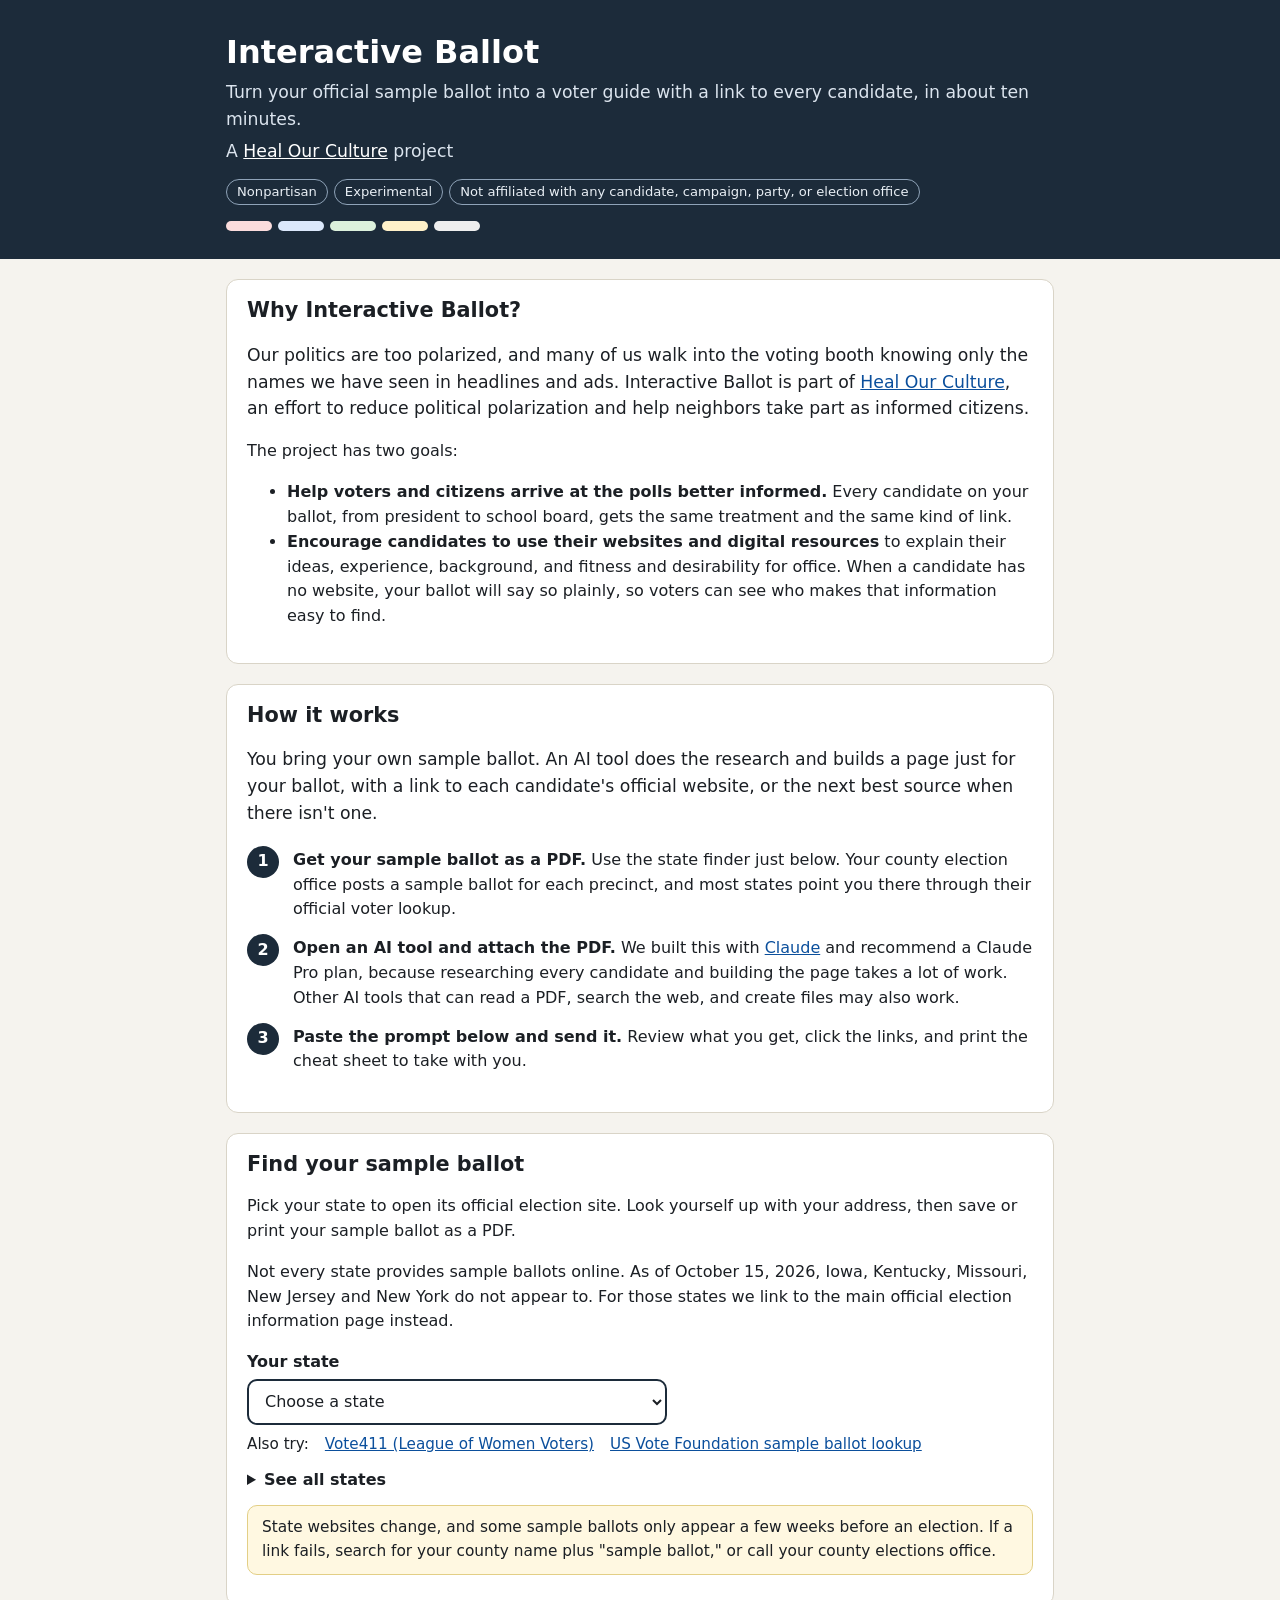
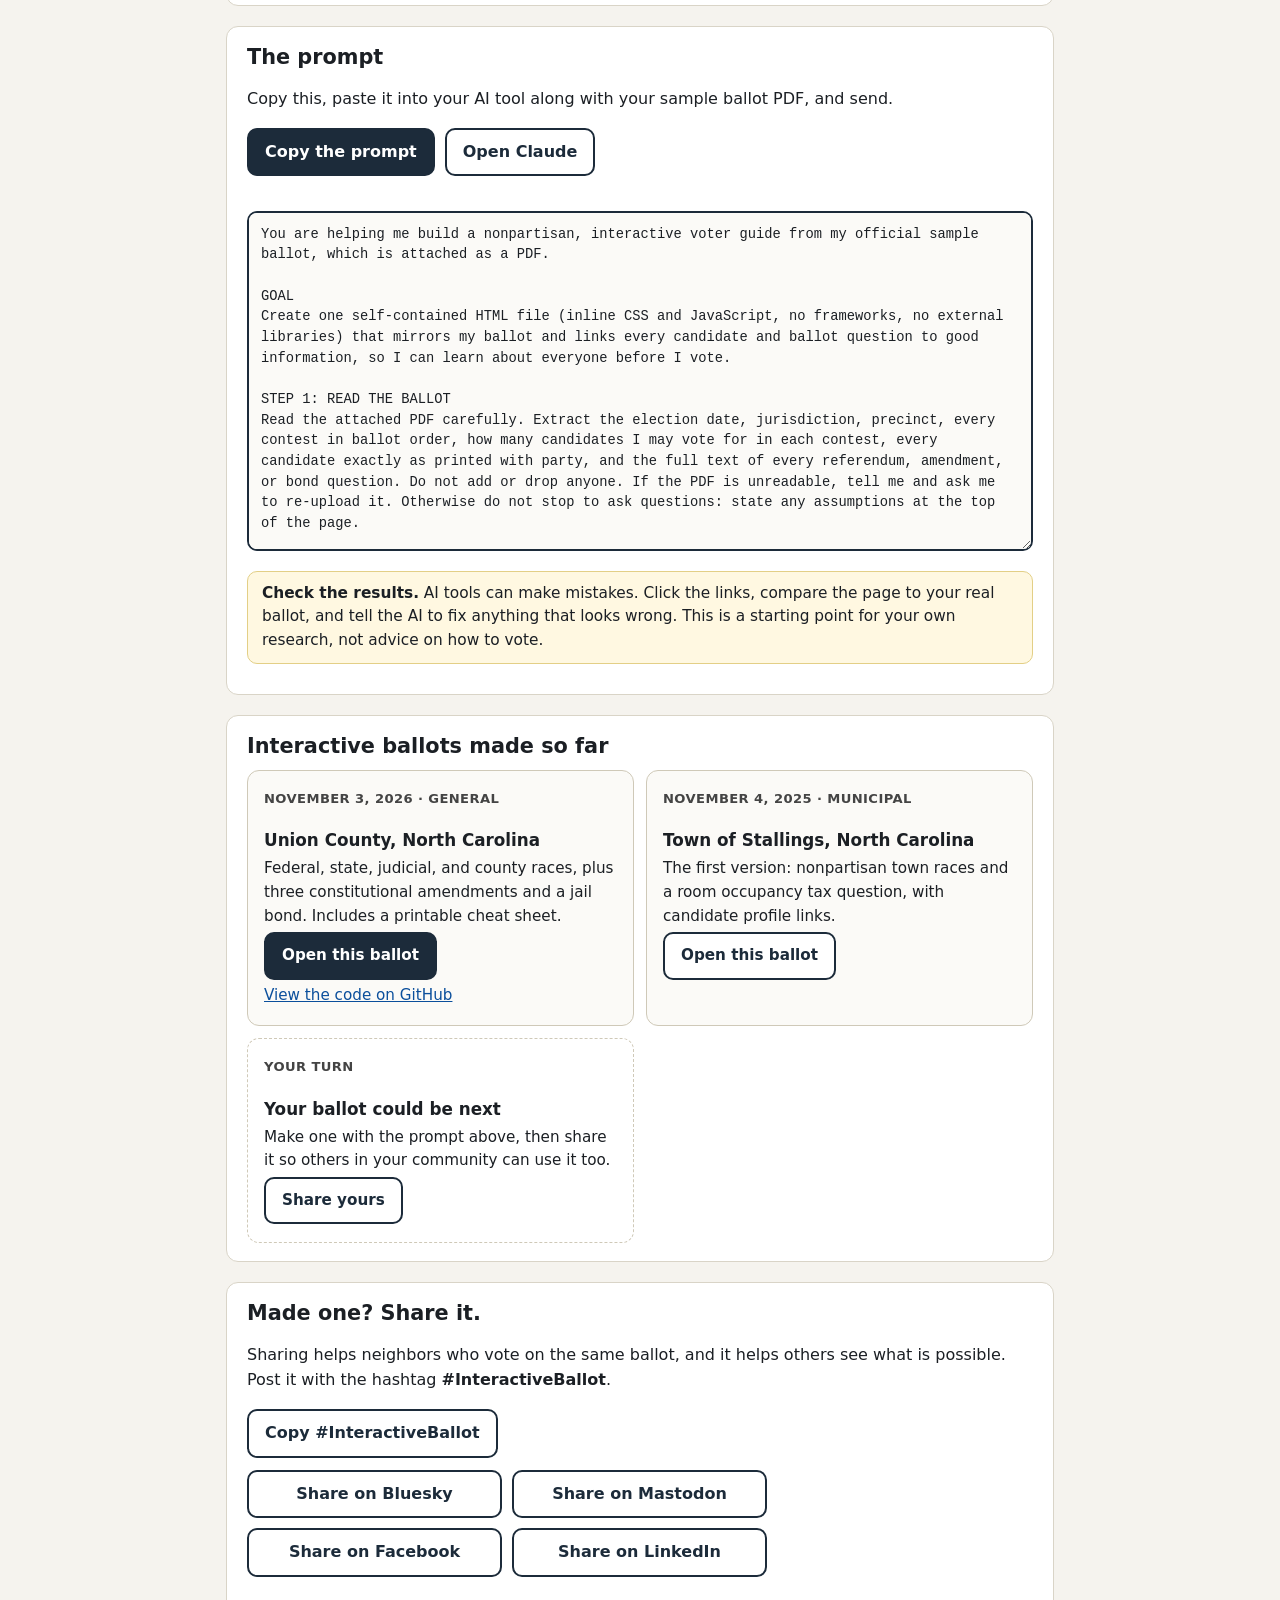
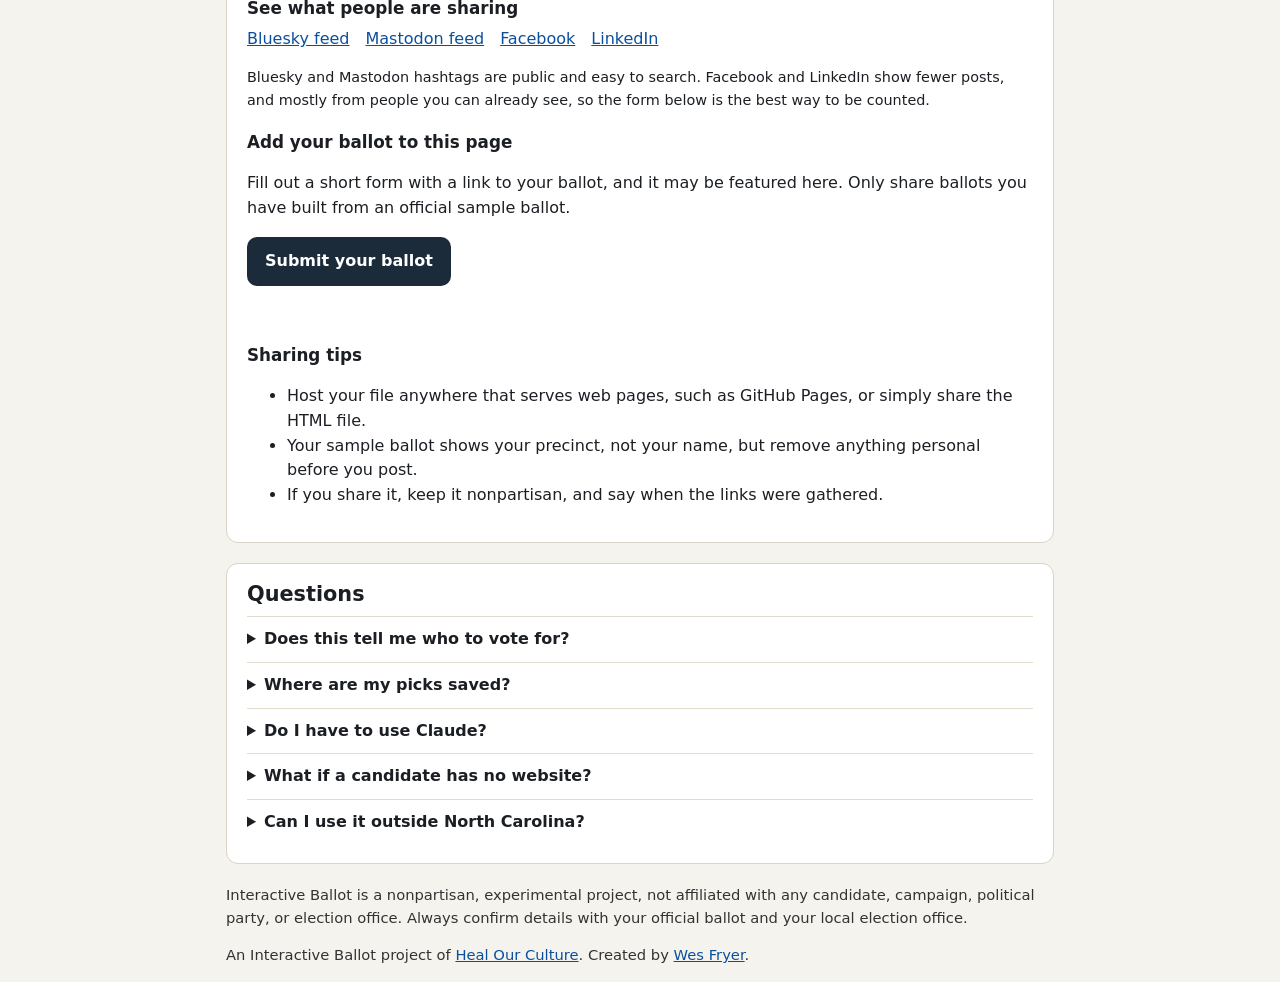
<file: index.html>
<!doctype html>
<html lang="en">
<head>
<meta charset="utf-8">
<meta name="viewport" content="width=device-width, initial-scale=1">
<title>Interactive Ballot: Make Your Own Voter Guide</title>
<meta name="description" content="A Heal Our Culture project. Turn your official sample ballot PDF into an interactive, nonpartisan voter guide with links to every candidate. Copy the prompt, upload your ballot to your AI tool, and share what you make.">
<meta property="og:type" content="website">
<meta property="og:title" content="Interactive Ballot: Make Your Own Voter Guide">
<meta property="og:description" content="Turn your official sample ballot into an interactive, nonpartisan voter guide with a link to every candidate. A Heal Our Culture project.">
<meta property="og:url" content="https://interactiveballot.com/">
<meta name="twitter:card" content="summary">
<style>
*{box-sizing:border-box}
html{-webkit-text-size-adjust:100%}
body{margin:0;font-family:system-ui,-apple-system,"Segoe UI",Roboto,Helvetica,Arial,sans-serif;line-height:1.55;color:#1b1f24;background:#f5f3ee}
a{color:#0b4f9c}
a:hover{color:#06336a}
a:focus-visible,button:focus-visible,textarea:focus-visible{outline:3px solid #1a1a1a;outline-offset:2px}
.skip{position:absolute;left:-999px;top:0;background:#fff;padding:8px 12px;z-index:100}
.skip:focus{left:8px;top:8px}
.wrap{max-width:860px;margin:0 auto;padding:0 16px}
header.site{background:#1c2b3a;color:#fff;padding:34px 0 28px}
header.site h1{margin:0 0 8px;font-size:2rem;line-height:1.15}
header.site p{margin:6px 0;color:#dbe4ee;font-size:1.08rem}
header.site a{color:#fff}
.pill{display:inline-block;border:1px solid #8fa3b8;border-radius:999px;padding:2px 10px;font-size:.82rem;margin:8px 6px 0 0;color:#e9eff5}
.swatches{display:flex;gap:6px;margin-top:16px}
.swatches span{width:46px;height:10px;border-radius:5px}
.sR{background:#fbdcdc}.sD{background:#dbe8fb}.sG{background:#dcf1dc}.sL{background:#fff1c9}.sN{background:#eeeeee}
section.panel{background:#fff;border:1px solid #d9d4c7;border-radius:12px;padding:18px 20px;margin:20px 0}
section.panel h2{margin:0 0 8px;font-size:1.3rem;line-height:1.25}
section.panel h3{margin:18px 0 4px;font-size:1.05rem}
.lead{font-size:1.08rem}
ol.steps{list-style:none;counter-reset:s;padding:0;margin:10px 0}
ol.steps li{counter-increment:s;position:relative;padding:4px 0 10px 46px;margin:0}
ol.steps li::before{content:counter(s);position:absolute;left:0;top:2px;width:32px;height:32px;border-radius:50%;background:#1c2b3a;color:#fff;font-weight:700;display:flex;align-items:center;justify-content:center}
.btn{display:inline-flex;align-items:center;justify-content:center;gap:8px;font:inherit;font-weight:700;background:#1c2b3a;color:#fff;border:2px solid #1c2b3a;border-radius:10px;padding:10px 16px;min-height:46px;cursor:pointer;text-decoration:none}
.btn:hover{background:#2a4057;color:#fff}
.btn.alt{background:#fff;color:#1c2b3a}
.btn.alt:hover{background:#eef2f6;color:#1c2b3a}
.row{display:flex;flex-wrap:wrap;gap:10px;margin:12px 0}
textarea#prompt{width:100%;height:340px;font:.86rem/1.5 ui-monospace,SFMono-Regular,Menlo,Consolas,monospace;border:2px solid #1c2b3a;border-radius:10px;padding:12px;background:#fbfaf7;color:#1b1f24;resize:vertical}
.status{min-height:1.4em;font-weight:700;color:#0d5c2a;margin:4px 0 0}
.cards{display:grid;gap:12px;grid-template-columns:1fr;margin-top:10px}
@media(min-width:700px){.cards{grid-template-columns:1fr 1fr}}
.card{border:1px solid #cfc9b8;border-radius:12px;padding:14px 16px;background:#fbfaf7}
.card h3{margin:0 0 2px;font-size:1.05rem}
.card p{margin:4px 0;font-size:.95rem}
.card .tagline{font-size:.82rem;color:#444;font-weight:700;text-transform:uppercase;letter-spacing:.03em}
.card.soon{border-style:dashed;background:#fff}
.note{background:#fff8e1;border:1px solid #e3cf86;border-radius:10px;padding:10px 14px;margin:12px 0;font-size:.96rem}
.faq details{border-top:1px solid #e1dccd;padding:10px 0}
.faq summary{cursor:pointer;font-weight:700}
.faq p{margin:8px 0 2px}
footer{margin:30px 0 40px;font-size:.92rem;color:#333}
.finder label{display:block;font-weight:700;margin:8px 0 4px}
.finder select{width:100%;max-width:420px;font:inherit;padding:10px 12px;min-height:46px;border:2px solid #1c2b3a;border-radius:10px;background:#fff;color:#1b1f24}
.result{margin-top:14px;border:1px solid #cfc9b8;border-radius:12px;padding:14px 16px;background:#fbfaf7}
.result[hidden]{display:none}
.result h3{margin:0 0 4px}
.kind{font-size:.9rem;margin:4px 0 10px}
.also{display:flex;flex-wrap:wrap;gap:8px 16px;margin:8px 0 0;font-size:.95rem}
.statelist{columns:2 220px;column-gap:20px;padding-left:18px;margin:8px 0}
.statelist li{margin:2px 0}
.share-grid{display:grid;grid-template-columns:1fr 1fr;gap:10px;max-width:520px}
@media(max-width:420px){.share-grid{grid-template-columns:1fr}}
.feeds{display:flex;flex-wrap:wrap;gap:6px 16px;margin:6px 0}
#formWrap[hidden]{display:none}
</style>
</head>
<body>
<a class="skip" href="#main">Skip to content</a>
<header class="site"><div class="wrap">
<h1>Interactive Ballot</h1>
<p>Turn your official sample ballot into a voter guide with a link to every candidate, in about ten minutes.</p>
<p>A <a href="https://healourculture.org">Heal Our Culture</a> project</p>
<p><span class="pill">Nonpartisan</span><span class="pill">Experimental</span><span class="pill">Not affiliated with any candidate, campaign, party, or election office</span></p>
<div class="swatches" aria-hidden="true"><span class="sR"></span><span class="sD"></span><span class="sG"></span><span class="sL"></span><span class="sN"></span></div>
</div></header>

<main id="main" class="wrap">

<section class="panel" aria-labelledby="why">
<h2 id="why">Why Interactive Ballot?</h2>
<p class="lead">Our politics are too polarized, and many of us walk into the voting booth knowing only the names we have seen in headlines and ads. Interactive Ballot is part of <a href="https://healourculture.org">Heal Our Culture</a>, an effort to reduce political polarization and help neighbors take part as informed citizens.</p>
<p>The project has two goals:</p>
<ul>
<li><strong>Help voters and citizens arrive at the polls better informed.</strong> Every candidate on your ballot, from president to school board, gets the same treatment and the same kind of link.</li>
<li><strong>Encourage candidates to use their websites and digital resources</strong> to explain their ideas, experience, background, and fitness and desirability for office. When a candidate has no website, your ballot will say so plainly, so voters can see who makes that information easy to find.</li>
</ul>
</section>

<section class="panel" aria-labelledby="how">
<h2 id="how">How it works</h2>
<p class="lead">You bring your own sample ballot. An AI tool does the research and builds a page just for your ballot, with a link to each candidate's official website, or the next best source when there isn't one.</p>
<ol class="steps">
<li><strong>Get your sample ballot as a PDF.</strong> Use the state finder just below. Your county election office posts a sample ballot for each precinct, and most states point you there through their official voter lookup.</li>
<li><strong>Open an AI tool and attach the PDF.</strong> We built this with <a href="https://claude.ai" target="_blank" rel="noopener">Claude</a> and recommend a Claude Pro plan, because researching every candidate and building the page takes a lot of work. Other AI tools that can read a PDF, search the web, and create files may also work.</li>
<li><strong>Paste the prompt below and send it.</strong> Review what you get, click the links, and print the cheat sheet to take with you.</li>
</ol>
</section>

<section class="panel finder" aria-labelledby="fnd">
<h2 id="fnd">Find your sample ballot</h2>
<p>Pick your state to open its official election site. Look yourself up with your address, then save or print your sample ballot as a PDF.</p>
<p>Not every state provides sample ballots online. As of October 15, 2026, Iowa, Kentucky, Missouri, New Jersey and New York do not appear to. For those states we link to the main official election information page instead.</p>
<label for="stateSel">Your state</label>
<select id="stateSel"><option value="">Choose a state</option></select>
<div class="result" id="stateOut" role="status" aria-live="polite" hidden></div>
<noscript><p>JavaScript is off, so use the full list below, or try <a href="https://www.vote411.org/">Vote411</a>.</p></noscript>
<p class="also"><span>Also try:</span> <a href="https://www.vote411.org/" target="_blank" rel="noopener">Vote411 (League of Women Voters)</a> <a href="https://usvotefoundation.org/sample-ballot-lookup" target="_blank" rel="noopener">US Vote Foundation sample ballot lookup</a></p>
<details style="margin-top:12px"><summary><strong>See all states</strong></summary><ul class="statelist" id="stateList"></ul></details>
<div class="note">State websites change, and some sample ballots only appear a few weeks before an election. If a link fails, search for your county name plus "sample ballot," or call your county elections office.</div>
</section>

<section class="panel" aria-labelledby="pr">
<h2 id="pr">The prompt</h2>
<p>Copy this, paste it into your AI tool along with your sample ballot PDF, and send.</p>
<div class="row">
<button class="btn" id="copyBtn" type="button">Copy the prompt</button>
<a class="btn alt" href="https://claude.ai/new" target="_blank" rel="noopener">Open Claude</a>
</div>
<p class="status" id="copyStatus" role="status" aria-live="polite"></p>
<label for="prompt" class="sr-only" style="position:absolute;left:-999px">Interactive Ballot prompt</label>
<textarea id="prompt" readonly>You are helping me build a nonpartisan, interactive voter guide from my official sample ballot, which is attached as a PDF.

GOAL
Create one self-contained HTML file (inline CSS and JavaScript, no frameworks, no external libraries) that mirrors my ballot and links every candidate and ballot question to good information, so I can learn about everyone before I vote.

STEP 1: READ THE BALLOT
Read the attached PDF carefully. Extract the election date, jurisdiction, precinct, every contest in ballot order, how many candidates I may vote for in each contest, every candidate exactly as printed with party, and the full text of every referendum, amendment, or bond question. Do not add or drop anyone. If the PDF is unreadable, tell me and ask me to re-upload it. Otherwise do not stop to ask questions: state any assumptions at the top of the page.

STEP 2: RESEARCH EVERY CANDIDATE
Use web search. For each candidate, find links in this order of preference:
1. Their official campaign website.
2. Their Ballotpedia page.
3. Another reputable third-party profile, such as Elevra, Branch Politics, BallotReady, Vote411 (League of Women Voters), or a local nonpartisan voter guide or news outlet.
For each race, also look for a nonpartisan race guide from a local newsroom or the League of Women Voters and link it at the top of the race.
Rules for links:
- Never guess or invent a URL. Only use links you actually found in search results or opened and read.
- Confirm that each page is for the same person, the same office, and this election year.
- Label every link as one of: Official campaign website, Government or official page (not a campaign site), or Third-party information. Never present a third-party page as the candidate's own site.
- If you cannot find an official campaign site, say so plainly on that candidate's card.

STEP 3: BALLOT QUESTIONS
For each referendum, amendment, or bond, show the official ballot wording, then link to the official summary and to neutral explainers. Where good sources exist, include both supporters' and opponents' arguments. Do not tell me how to vote.

STEP 4: STAY NONPARTISAN
Give every candidate the same format and the same depth. Do not endorse, rank, rate, or recommend anyone, and do not describe anyone with loaded language. Keep any summaries factual and neutral.

STEP 5: BUILD THE PAGE
- Mobile first, readable, accessible (good contrast, large tap targets, keyboard friendly, real headings).
- Group races in the same order as the ballot. Show "Vote for ONE" (or TWO, THREE) for each contest.
- Color each candidate card by party: Republican light red, Democratic light blue, Green light green, Libertarian light yellow, all others and nonpartisan light gray. Also show the party name as a text chip, so color is never the only signal.
- Show a clear status badge on each link: official campaign website, government page, or third-party.
- Add a "My pick" checkbox (or radio buttons for yes/no questions) in each contest that enforces the vote-for-N limit. Save my picks in localStorage inside try/catch so the page still works if storage is blocked. Show a counter of contests decided.
- Add a print-friendly cheat sheet table of my picks with Print and Clear buttons, and a print stylesheet that prints only that table.
- Include a short "how to use this page" panel, a color and badge legend, and a footer that says the page is nonpartisan, experimental, and not affiliated with any candidate, campaign, party, or election office, that links were gathered on today's date, and that I should confirm everything against my official ballot.
- Credit line: "Made with the Interactive Ballot prompt from interactiveballot.com, a Heal Our Culture project".
- Do not use em dashes or double hyphens in any text.

STEP 6: CHECK YOUR WORK
Compare the finished page to the PDF name by name: every contest, candidate, party, vote-for-N number, and ballot question must match. Fix any mismatch. Then test that the checkboxes, limits, and print view work.

STEP 7: DELIVER
Give me the HTML file to download (or as an artifact if you cannot create files). Then reply with a short summary:
- Which candidates have no official campaign website.
- Which links you are less sure about and why.
- A reminder to click through the links and verify before relying on them.</textarea>
<div class="note"><strong>Check the results.</strong> AI tools can make mistakes. Click the links, compare the page to your real ballot, and tell the AI to fix anything that looks wrong. This is a starting point for your own research, not advice on how to vote.</div>
</section>

<section class="panel" aria-labelledby="ex">
<h2 id="ex">Interactive ballots made so far</h2>
<div class="cards" id="gallery">
<article class="card">
<p class="tagline">November 3, 2026 &middot; General</p>
<h3>Union County, North Carolina</h3>
<p>Federal, state, judicial, and county races, plus three constitutional amendments and a jail bond. Includes a printable cheat sheet.</p>
<p><a class="btn" href="https://wfryer.github.io/interactive-ballot-union-nc-2026/">Open this ballot</a></p>
<p><a href="https://github.com/wfryer/interactive-ballot-union-nc-2026" target="_blank" rel="noopener">View the code on GitHub</a></p>
</article>
<article class="card">
<p class="tagline">November 4, 2025 &middot; Municipal</p>
<h3>Town of Stallings, North Carolina</h3>
<p>The first version: nonpartisan town races and a room occupancy tax question, with candidate profile links.</p>
<p><a class="btn alt" href="stallings-2025/">Open this ballot</a></p>
</article>
<article class="card soon">
<p class="tagline">Your turn</p>
<h3>Your ballot could be next</h3>
<p>Make one with the prompt above, then share it so others in your community can use it too.</p>
<p><a class="btn alt" href="#share">Share yours</a></p>
</article>
</div>
</section>

<section class="panel" id="share" aria-labelledby="sh">
<h2 id="sh">Made one? Share it.</h2>
<p>Sharing helps neighbors who vote on the same ballot, and it helps others see what is possible. Post it with the hashtag <strong>#InteractiveBallot</strong>.</p>
<div class="row">
<button class="btn alt" id="copyTag" type="button">Copy #InteractiveBallot</button>
</div>
<div class="share-grid">
<a class="btn alt" id="shBsky" href="#" target="_blank" rel="noopener">Share on Bluesky</a>
<a class="btn alt" id="shMast" href="#" target="_blank" rel="noopener">Share on Mastodon</a>
<a class="btn alt" id="shFb" href="#" target="_blank" rel="noopener">Share on Facebook</a>
<a class="btn alt" id="shLi" href="#" target="_blank" rel="noopener">Share on LinkedIn</a>
</div>
<h3>See what people are sharing</h3>
<div class="feeds">
<a href="https://bsky.app/hashtag/InteractiveBallot" target="_blank" rel="noopener">Bluesky feed</a>
<a href="https://mastodon.social/tags/InteractiveBallot" target="_blank" rel="noopener">Mastodon feed</a>
<a href="https://www.facebook.com/hashtag/interactiveballot" target="_blank" rel="noopener">Facebook</a>
<a href="https://www.linkedin.com/feed/hashtag/interactiveballot/" target="_blank" rel="noopener">LinkedIn</a>
</div>
<p class="small" style="font-size:.9rem">Bluesky and Mastodon hashtags are public and easy to search. Facebook and LinkedIn show fewer posts, and mostly from people you can already see, so the form below is the best way to be counted.</p>
<div id="formWrap" hidden>
<h3>Add your ballot to this page</h3>
<p>Fill out a short form with a link to your ballot, and it may be featured here. Only share ballots you have built from an official sample ballot.</p>
<p><a class="btn" id="formLink" href="#" target="_blank" rel="noopener">Submit your ballot</a></p>
</div>
<p class="status" id="tagStatus" role="status" aria-live="polite"></p>
<h3>Sharing tips</h3>
<ul>
<li>Host your file anywhere that serves web pages, such as GitHub Pages, or simply share the HTML file.</li>
<li>Your sample ballot shows your precinct, not your name, but remove anything personal before you post.</li>
<li>If you share it, keep it nonpartisan, and say when the links were gathered.</li>
</ul>
</section>

<section class="panel faq" aria-labelledby="fq">
<h2 id="fq">Questions</h2>
<details><summary>Does this tell me who to vote for?</summary><p>No. Every candidate gets the same treatment and links. The goal is to make it easier to learn about each person, not to steer anyone.</p></details>
<details><summary>Where are my picks saved?</summary><p>Only in your own browser, on your own device. Nothing is sent anywhere. Clearing your browser data erases them, so use the print button for a copy.</p></details>
<details><summary>Do I have to use Claude?</summary><p>No. The prompt is plain text. Any AI tool that can read a PDF, search the web, and create a file may work, but results vary. We built these with Claude and recommend a Claude Pro plan for a job this large.</p></details>
<details><summary>What if a candidate has no website?</summary><p>The prompt tells the AI to say so plainly and link the next best source, such as Ballotpedia or a nonpartisan voter guide, and to label it as third-party so you know it is not the candidate's own site.</p></details>
<details><summary>Can I use it outside North Carolina?</summary><p>Yes. Any sample ballot PDF from any state or county should work. Local races may have fewer sources, so expect more third-party links.</p></details>
</section>

</main>

<footer class="wrap">
<p>Interactive Ballot is a nonpartisan, experimental project, not affiliated with any candidate, campaign, political party, or election office. Always confirm details with your official ballot and your local election office.</p>
<p>An Interactive Ballot project of <a href="https://healourculture.org">Heal Our Culture</a>. Created by <a href="https://ai.wesfryer.com">Wes Fryer</a>.</p>
</footer>

<script>
/* Set FORM_URL to your Google Form link to show the submit button. Leave it empty to hide it. */
var FORM_URL = "https://forms.gle/ddCLJg5GJs3mxhBp7";
var TAG = "#InteractiveBallot";

function copyText(text, statusEl, okMsg){
  function done(){ statusEl.textContent = okMsg; setTimeout(function(){ statusEl.textContent = ""; }, 4000); }
  function fallback(){
    var ta = document.createElement("textarea");
    ta.value = text; ta.setAttribute("readonly", "");
    ta.style.position = "fixed"; ta.style.opacity = "0";
    document.body.appendChild(ta); ta.select();
    try { document.execCommand("copy"); done(); }
    catch (e) { statusEl.textContent = "Copy did not work. Press and hold in the box to select all, then copy."; }
    document.body.removeChild(ta);
  }
  if (navigator.clipboard && navigator.clipboard.writeText) {
    navigator.clipboard.writeText(text).then(done, fallback);
  } else { fallback(); }
}

document.getElementById("copyBtn").addEventListener("click", function(){
  copyText(document.getElementById("prompt").value, document.getElementById("copyStatus"), "Copied. Now paste it into your AI tool with your ballot PDF attached.");
});
document.getElementById("copyTag").addEventListener("click", function(){
  copyText(TAG, document.getElementById("tagStatus"), "Copied " + TAG);
});
var SHARE_URL = "https://interactiveballot.com";
var SHARE_TEXT = "I made an interactive voter guide from my sample ballot. Make yours at " + SHARE_URL + " " + TAG;
document.getElementById("shBsky").href = "https://bsky.app/intent/compose?text=" + encodeURIComponent(SHARE_TEXT);
document.getElementById("shMast").href = "https://mastodon.social/share?text=" + encodeURIComponent(SHARE_TEXT);
document.getElementById("shFb").href = "https://www.facebook.com/sharer/sharer.php?u=" + encodeURIComponent(SHARE_URL) + "&hashtag=" + encodeURIComponent(TAG);
document.getElementById("shLi").href = "https://www.linkedin.com/sharing/share-offsite/?url=" + encodeURIComponent(SHARE_URL);

/* State finder. kind b = the page shows or links a sample ballot; l = voter lookup, sample ballot comes from your county;
   n = no online sample ballot found as of Oct 15, 2026, so the link goes to the main official election page. */
var STATES = [
  ["AL", "Alabama", "https://myinfo.alabamavotes.gov/", "l"],
  ["AK", "Alaska", "https://myvoterportal.alaska.gov/", "b"],
  ["AZ", "Arizona", "https://my.arizona.vote/WhereToVote.aspx?s=address", "b"],
  ["AR", "Arkansas", "https://www.voterview.ar-nova.org/voterview", "l"],
  ["CA", "California", "https://voterstatus.sos.ca.gov/", "l"],
  ["CO", "Colorado", "https://www.coloradosos.gov/voter/pages/pub/home.xhtml", "b"],
  ["CT", "Connecticut", "https://portal.ct.gov/sots", "l"],
  ["DE", "Delaware", "https://ivote.de.gov/VoterView", "l"],
  ["DC", "District of Columbia", "https://dcboe.org/elections/2026-elections", "b"],
  ["FL", "Florida", "https://registration.dos.fl.gov/CheckVoterStatus", "l"],
  ["GA", "Georgia", "https://mvp.sos.ga.gov/", "b"],
  ["HI", "Hawaii", "https://elections.hawaii.gov/", "l"],
  ["ID", "Idaho", "https://voteidaho.gov/", "l"],
  ["IL", "Illinois", "https://www.elections.il.gov/", "l"],
  ["IN", "Indiana", "https://indianavoters.in.gov/", "l"],
  ["IA", "Iowa", "https://sos.iowa.gov/voters/voter-registration-faqs", "n"],
  ["KS", "Kansas", "https://myvoteinfo.voteks.org/VoterView", "l"],
  ["KY", "Kentucky", "https://vrsws.sos.ky.gov/vic/Default.aspx", "n"],
  ["LA", "Louisiana", "https://voterportal.sos.la.gov/", "l"],
  ["ME", "Maine", "https://www.maine.gov/sos/elections-voting/information-about-voting", "b"],
  ["MD", "Maryland", "https://voterservices.elections.maryland.gov/votersearch", "l"],
  ["MA", "Massachusetts", "https://www.sec.state.ma.us/wheredoivotema/bal/myelectioninfo.aspx", "l"],
  ["MI", "Michigan", "https://mvic.sos.state.mi.us/PublicBallot/Index", "b"],
  ["MN", "Minnesota", "https://myballotmn.sos.mn.gov/", "b"],
  ["MS", "Mississippi", "https://www.sos.ms.gov/elections-voting", "b"],
  ["MO", "Missouri", "https://voteroutreach.sos.mo.gov/portal", "n"],
  ["MT", "Montana", "https://voterportal.mt.gov/", "l"],
  ["NE", "Nebraska", "https://www.votercheck.necvr.ne.gov/", "l"],
  ["NV", "Nevada", "https://www.nvsos.gov/votersearch/", "l"],
  ["NH", "New Hampshire", "https://app.sos.nh.gov/pollingplacesampleballot", "b"],
  ["NJ", "New Jersey", "https://www.nj.gov/state/elections/vote.shtml", "n"],
  ["NM", "New Mexico", "https://voterportal.servis.sos.state.nm.us/", "b"],
  ["NY", "New York", "https://elections.ny.gov", "n"],
  ["NC", "North Carolina", "https://vt.ncsbe.gov/RegLkup", "b"],
  ["ND", "North Dakota", "https://vote.nd.gov/", "b"],
  ["OH", "Ohio", "https://www.ohiosos.gov/directories/sample-ballot", "b"],
  ["OK", "Oklahoma", "https://okvoterportal.okelections.gov/", "l"],
  ["OR", "Oregon", "https://sos.oregon.gov/elections/pages/myvote.aspx", "l"],
  ["PA", "Pennsylvania", "https://www.pavoterservices.pa.gov/Pages/VoterRegistrationStatus.aspx", "l"],
  ["RI", "Rhode Island", "https://vote.sos.ri.gov/Home/PollingPlaces?ActiveFlag=2", "b"],
  ["SC", "South Carolina", "https://scvotes.gov/", "b"],
  ["SD", "South Dakota", "https://vip.sdsos.gov/", "l"],
  ["TN", "Tennessee", "https://tnmap.tn.gov/voterlookup/", "l"],
  ["TX", "Texas", "https://teamrv-mvp.sos.texas.gov/MVP/mvp.do", "l"],
  ["UT", "Utah", "https://vote.utah.gov/", "l"],
  ["VT", "Vermont", "https://vote.vermont.gov/", "l"],
  ["VA", "Virginia", "https://vote.elections.virginia.gov/VoterInformation", "l"],
  ["WA", "Washington", "https://voter.votewa.gov/", "l"],
  ["WV", "West Virginia", "https://sos.wv.gov/elections", "b"],
  ["WI", "Wisconsin", "https://myvote.wi.gov/en-us/Whats-On-My-Ballot", "b"],
  ["WY", "Wyoming", "https://sos.wyo.gov/Elections/Default.aspx", "l"]
];

(function(){
  var sel = document.getElementById("stateSel"), out = document.getElementById("stateOut"), list = document.getElementById("stateList");
  function host(u){ return u.replace(/^https?:\/\//, "").split("/")[0]; }
  STATES.forEach(function(st){
    var o = document.createElement("option"); o.value = st[0]; o.textContent = st[1]; sel.appendChild(o);
    var li = document.createElement("li"), a = document.createElement("a");
    a.href = st[2]; a.target = "_blank"; a.rel = "noopener"; a.textContent = st[1]; li.appendChild(a);
    if (st[3] === "n") li.appendChild(document.createTextNode(" (no online sample ballot found)"));
    list.appendChild(li);
  });
  function show(code){
    var st = null; STATES.forEach(function(x){ if (x[0] === code) st = x; });
    if (!st) { out.hidden = true; out.textContent = ""; return; }
    out.textContent = "";
    var h = document.createElement("h3"); h.textContent = st[1]; out.appendChild(h);
    var k = document.createElement("p"); k.className = "kind";
    k.textContent = st[3] === "b"
      ? "This official page shows or links your sample ballot after you enter your information."
      : st[3] === "n"
      ? "As of October 15, 2026, this state does not appear to provide sample ballots online. This link goes to its main official election information page. Your county or local election office may still be able to give you a sample ballot."
      : "This is your state's official voter lookup or election site. Sample ballots in this state usually come from your county elections office, so look for a link to your county after you search.";
    out.appendChild(k);
    var a = document.createElement("a"); a.className = "btn"; a.href = st[2]; a.target = "_blank"; a.rel = "noopener";
    a.textContent = "Open " + st[1] + " official site"; out.appendChild(a);
    var hs = document.createElement("p"); hs.className = "kind"; hs.textContent = "Opens " + host(st[2]); out.appendChild(hs);
    out.hidden = false;
  }
  sel.addEventListener("change", function(){ show(sel.value); });
})();

if (FORM_URL) {
  document.getElementById("formLink").href = FORM_URL;
  document.getElementById("formWrap").hidden = false;
}
</script>
</body>
</html>
</file>
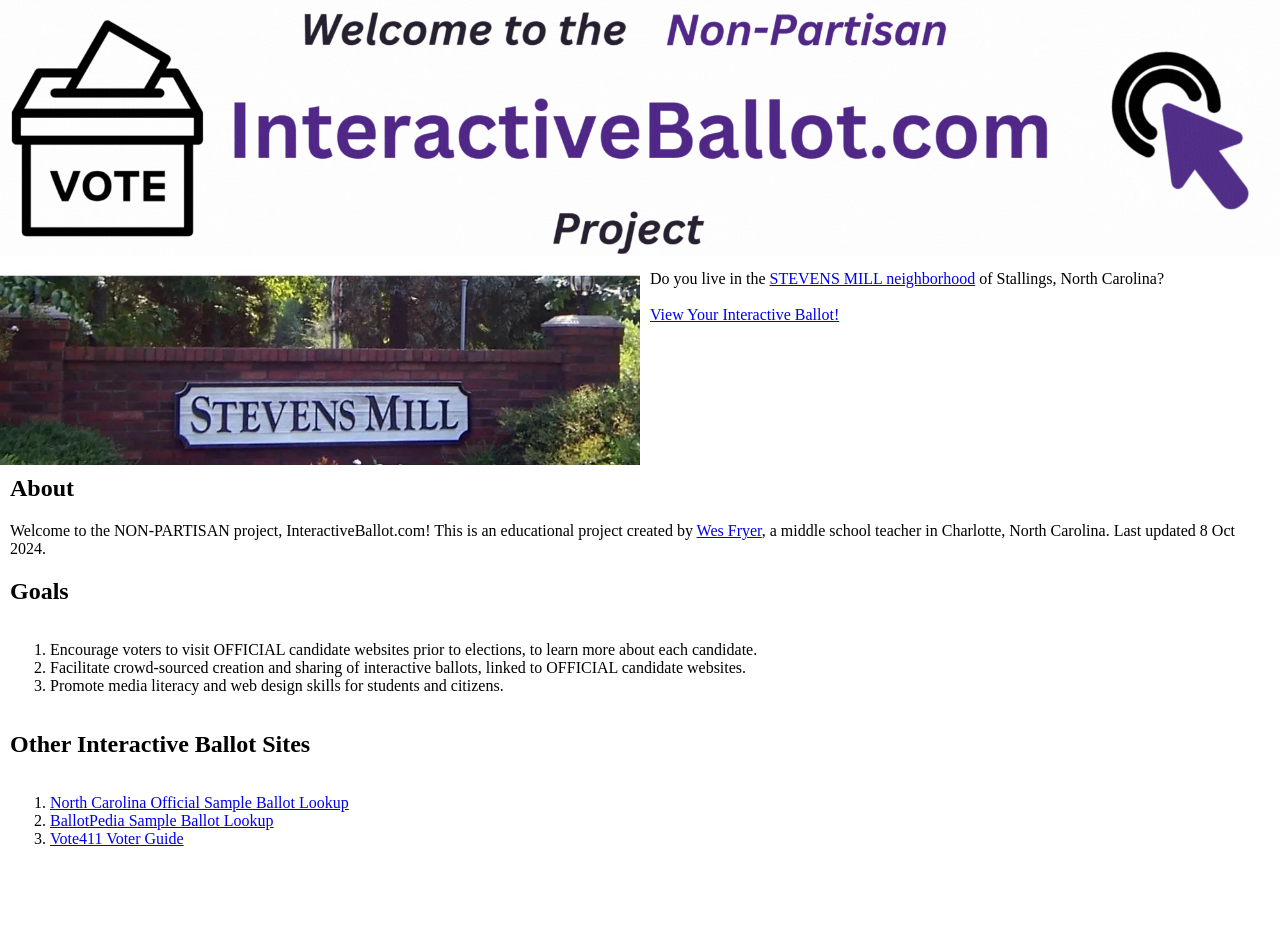
<file: 2024-11/index.html>
<!DOCTYPE html>
<html lang="">
<head>
<meta charset="UTF-8">
<link rel="stylesheet" href="css/index-bacd386aa0ccde713205f58fd8d811f68e9ff52abe7b9681628b927255623491.css" />





<link href="https://fonts.googleapis.com" rel="preconnect" ><link href="https://fonts.gstatic.com" rel="preconnect" crossorigin ></head>
<body id="ip1j"><img id="ikjqj" src="assets/welcome-IB.gif"/><div id="i57f6"><img id="iw273" src="assets/stevens-mill.jpg"/><div id="ieppy">Do you live in the <a href="https://stevensmill.com/" id="iprm8">STEVENS MILL neighborhood</a> of Stallings, North Carolina?<br/><br/><a href="stevensmill.html" id="ijswu">View Your Interactive Ballot!</a></div></div><div id="i6gc9" class="section-title"><b id="i5qjy">About</b></div><div id="iih1">Welcome to the NON-PARTISAN project, InteractiveBallot.com! This is an educational project created by <a href="https://ai.wesfryer.com" id="iu1oq">Wes Fryer</a>, a middle school teacher in Charlotte, North Carolina. Last updated 8 Oct 2024.</div><div id="i3xc"><div class="section-title" id="iuulw"><b id="i0pqj">Goals</b></div><div id="ip3ox"><ol id="ixbd2"><li id="iizg6">Encourage voters to visit OFFICIAL candidate websites prior to elections, to learn more about each candidate.</li><li id="ilese">Facilitate crowd-sourced creation and sharing of interactive ballots, linked to OFFICIAL candidate websites.</li><li>Promote media literacy and web design skills for students and citizens.</li></ol></div><div class="section-title" id="it0e6"><b id="ihbvu">Other Interactive Ballot Sites</b></div><div id="iuqdd"><ol><li id="iwg27"><a href="https://www.ncsbe.gov/voting/sample-ballot" id="ios89">North Carolina Official Sample Ballot Lookup</a></li><li id="iq2lb" draggable="true"><a href="https://ballotpedia.org/wiki/index.php?title=Sample_Ballot_Lookup&Source=sidebar" id="iyuat">BallotPedia Sample Ballot Lookup</a><br/></li><li id="i9hry" draggable="true"><a href="https://onyourballot.vote411.org/" id="is4mf">Vote411 Voter Guide</a></li></ol></div></div><A id="ilmvo" href="https://www.ncsbe.gov/voting/sample-ballot"><ol></ol></A><ol id="imhe1"></ol></body>
</html>
</file>
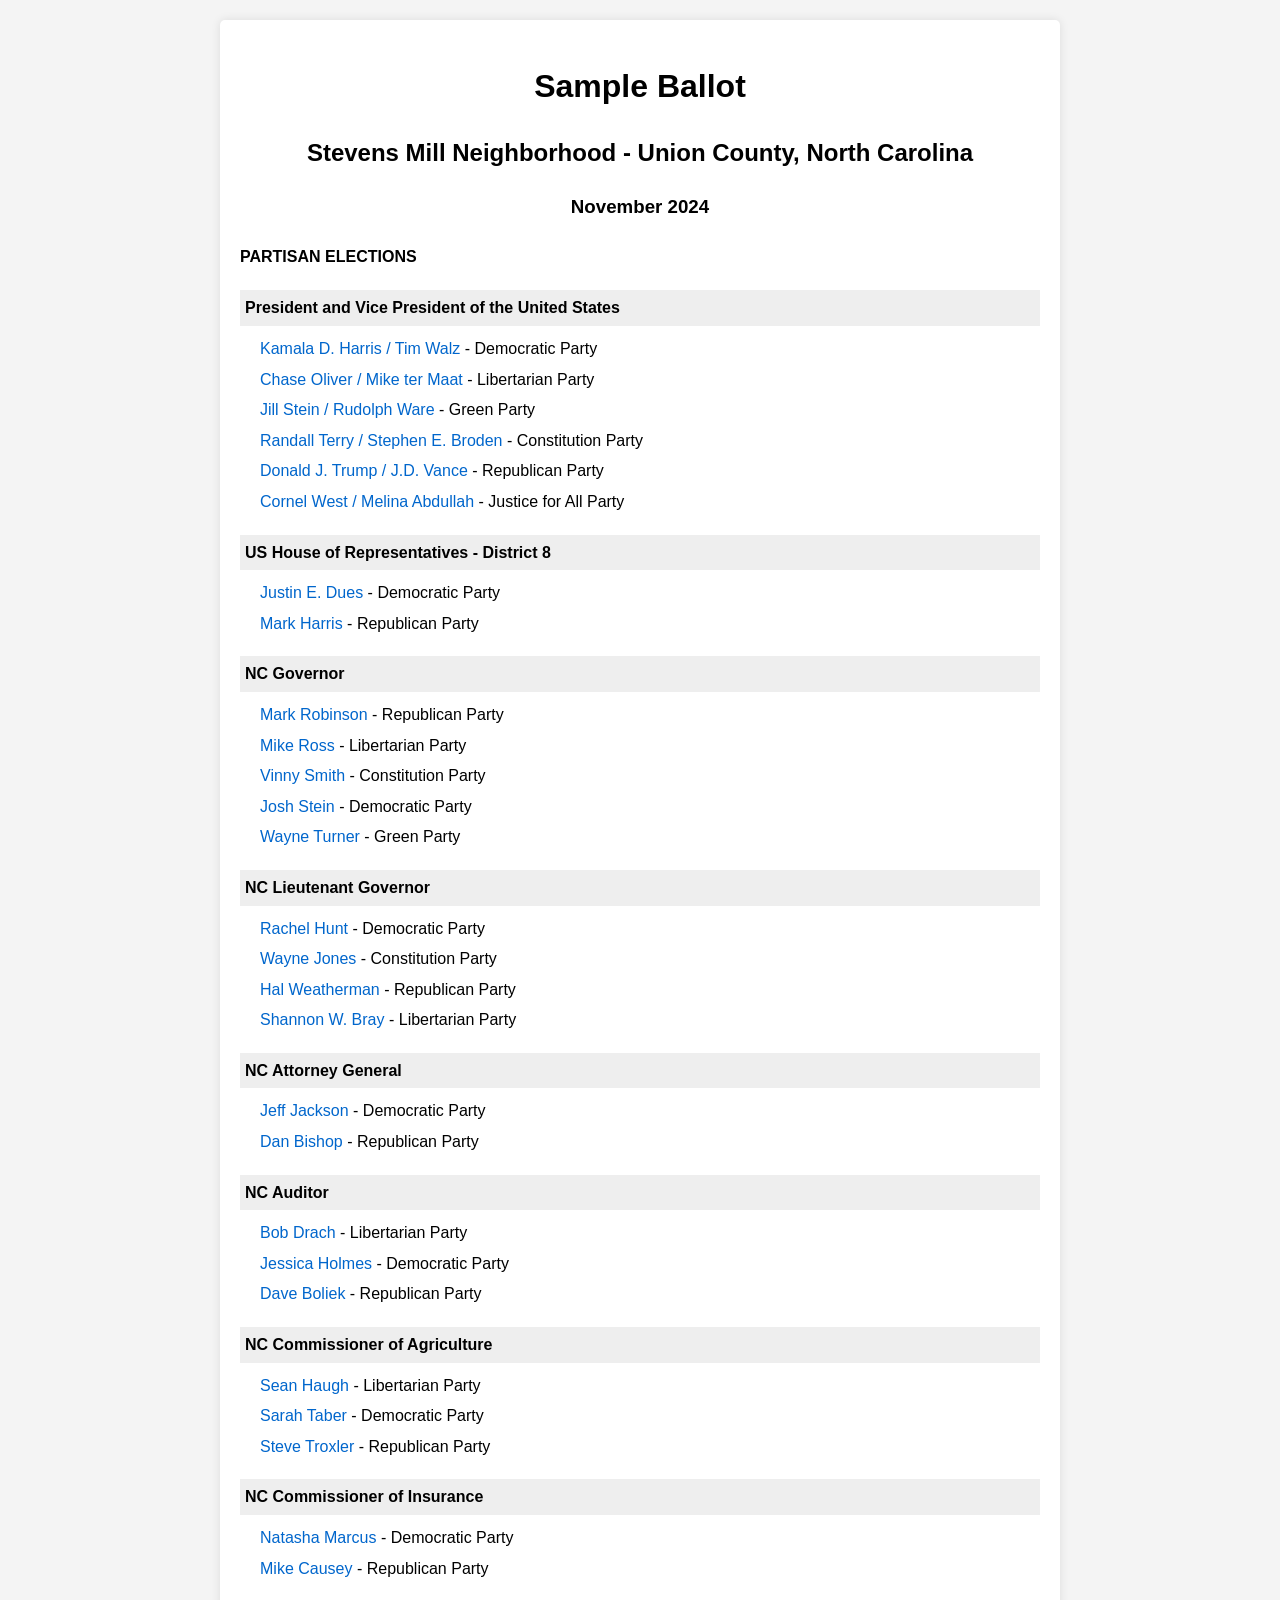
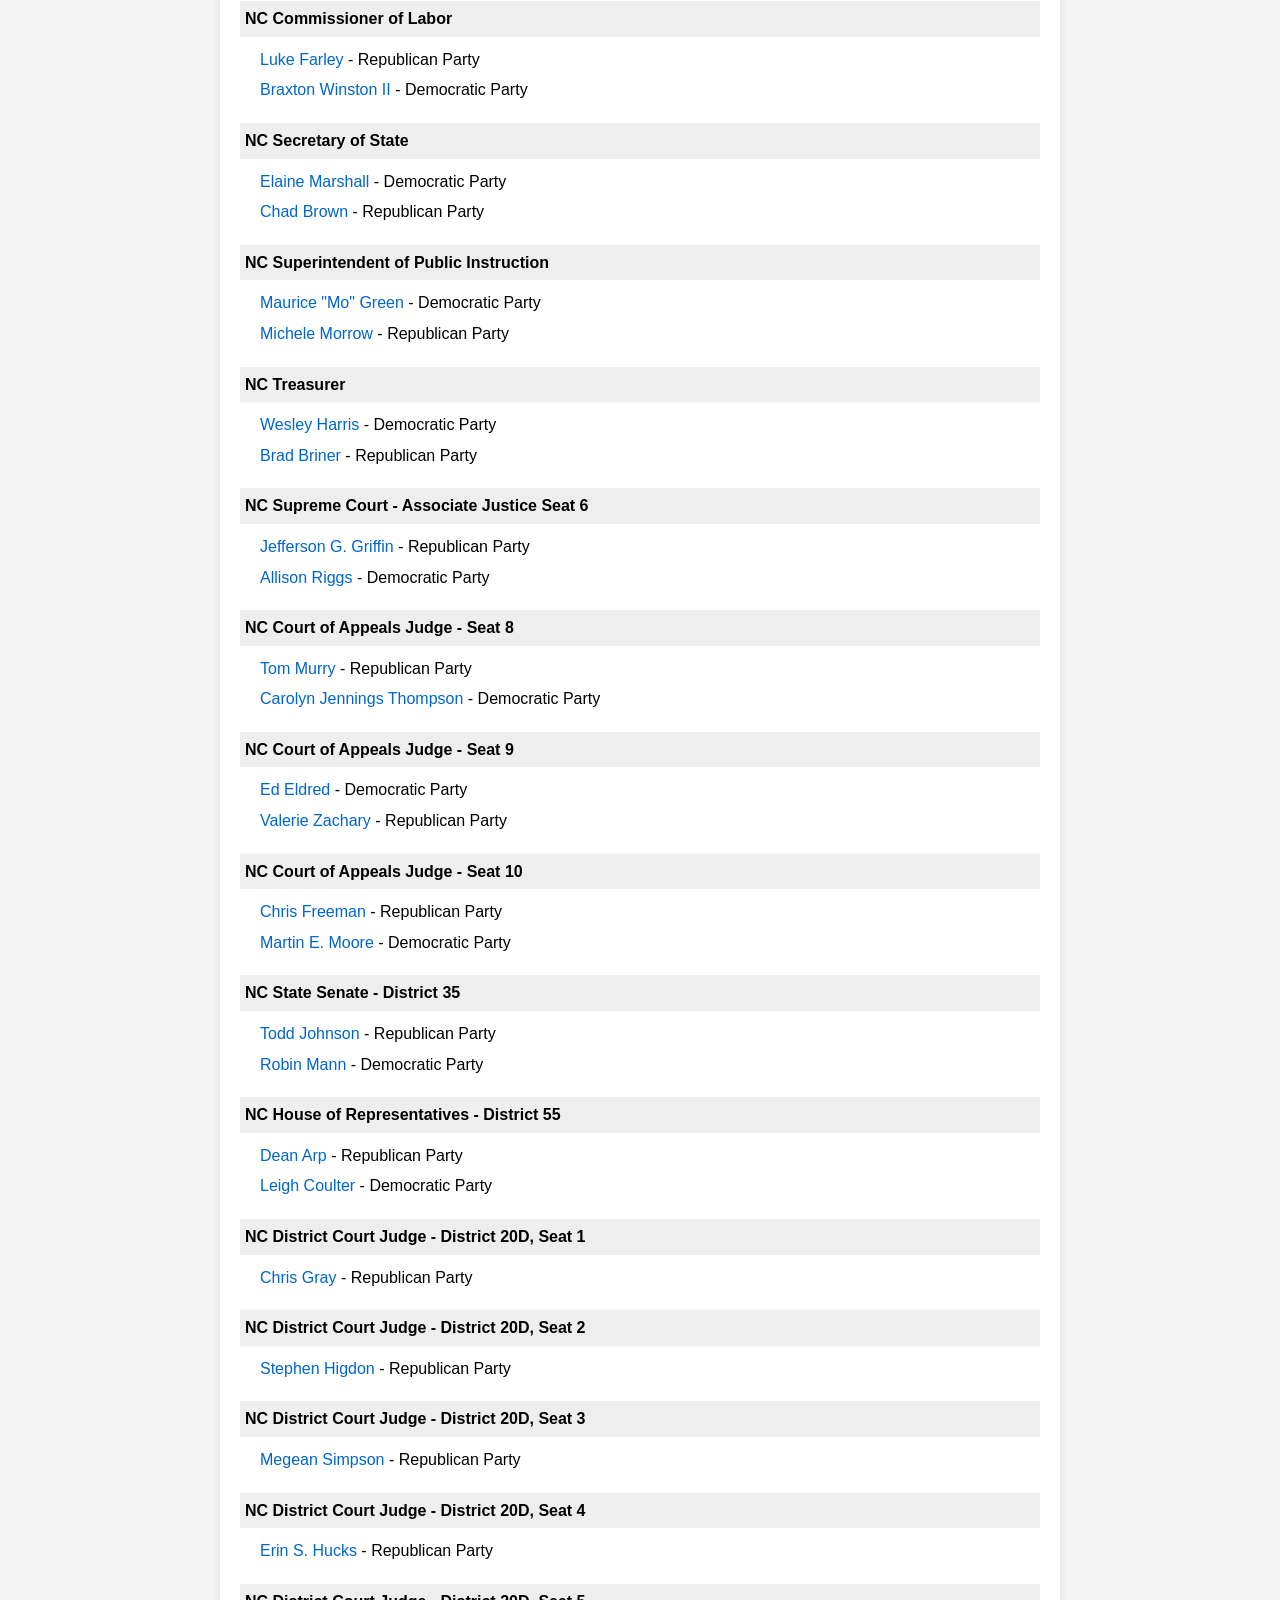
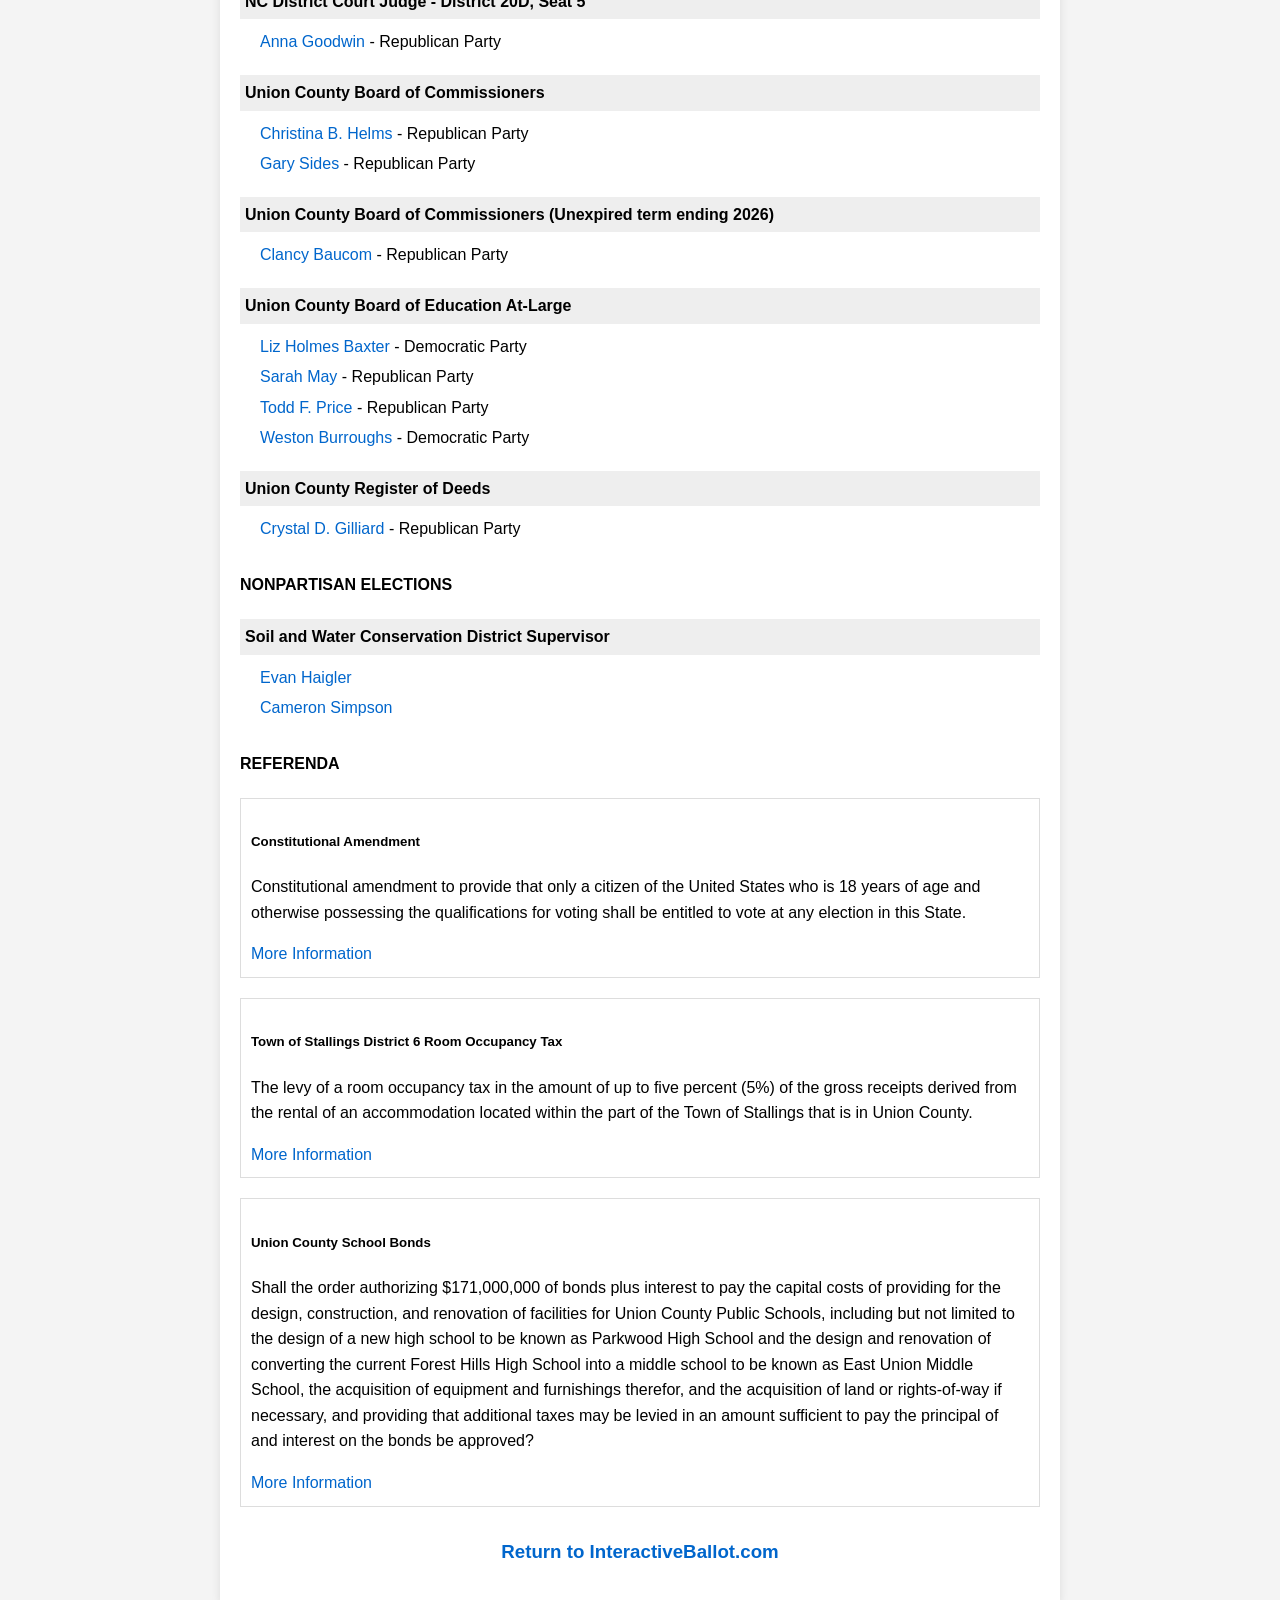
<file: 2024-11/stevensmill.html>
<!DOCTYPE html>

<html lang="en">
<head>
<meta charset="utf-8"/>
<meta content="width=device-width, initial-scale=1.0" name="viewport"/>
<title>Complete Interactive Ballot - Union County, NC - November 2024</title>
<style>
        body {
            font-family: Arial, sans-serif;
            line-height: 1.6;
            margin: 0;
            padding: 20px;
            background-color: #f4f4f4;
        }
        .container {
            max-width: 800px;
            margin: 0 auto;
            background-color: #fff;
            padding: 20px;
            border-radius: 5px;
            box-shadow: 0 0 10px rgba(0,0,0,0.1);
        }
        h1, h2, h3 {
            text-align: center;
        }
        .ballot-section {
            margin-bottom: 30px;
        }
        .office {
            font-weight: bold;
            margin-top: 20px;
            margin-bottom: 10px;
            background-color: #eee;
            padding: 5px;
        }
        .candidate {
            margin-left: 20px;
            margin-bottom: 5px;
        }
        .referendum {
            margin-top: 20px;
            border: 1px solid #ddd;
            padding: 10px;
        }
        a {
            color: #0066cc;
            text-decoration: none;
        }
        a:hover {
            text-decoration: underline;
        }
    </style>
</head>
<body>
<div class="container">
<h1>Sample Ballot</h1>
<h2>Stevens Mill Neighborhood - Union County, North Carolina</h2>
<h3>November 2024</h3>
<div class="ballot-section">
<h4>PARTISAN ELECTIONS</h4>
<div class="office">President and Vice President of the United States</div>
<div class="candidate"><a href="https://www.kamalaharris.org">Kamala D. Harris / Tim Walz</a> - Democratic Party</div>
<div class="candidate"><a href="https://votechaseoliver.com/">Chase Oliver / Mike ter Maat</a> - Libertarian Party</div>
<div class="candidate"><a href="https://www.gp.org/stein_ware">Jill Stein / Rudolph Ware</a> - Green Party</div>
<div class="candidate"><a href="https://www.terry2024.com/">Randall Terry / Stephen E. Broden</a> - Constitution Party</div>
<div class="candidate"><a href="https://www.donaldjtrump.com">Donald J. Trump / J.D. Vance</a> - Republican Party</div>
<div class="candidate"><a href="https://www.cornelwest2024.com">Cornel West / Melina Abdullah</a> - Justice for All Party</div>
<div class="office">US House of Representatives - District 8</div>
<div class="candidate"><a href="https://www.justicewithdues.org">Justin E. Dues</a> - Democratic Party</div>
<div class="candidate"><a href="https://harris.house.gov">Mark Harris</a> - Republican Party</div>
<div class="office">NC Governor</div>
<div class="candidate"><a href="https://www.markrobinsonfornc.com">Mark Robinson</a> - Republican Party</div>
<div class="candidate"><a href="https://firetheuniparty.com/">Mike Ross</a> - Libertarian Party</div>
<div class="candidate"><a href="https://vinnyfornc.com/">Vinny Smith</a> - Constitution Party</div>
<div class="candidate"><a href="https://joshstein.org">Josh Stein</a> - Democratic Party</div>
<div class="candidate"><a href="https://www.agreenforgovernor.org/">Wayne Turner</a> - Green Party</div>
<div class="office">NC Lieutenant Governor</div>
<div class="candidate"><a href="https://www.rachelhunt.com/">Rachel Hunt</a> - Democratic Party</div>
<div class="candidate"><a href="https://www.waynejonesforltgov.com/">Wayne Jones</a> - Constitution Party</div>
<div class="candidate"><a href="https://www.halweathermanfornc.com/">Hal Weatherman</a> - Republican Party</div>
<div class="candidate"><a href="https://www.shannonbray.us/">Shannon W. Bray</a> - Libertarian Party</div>
<div class="office">NC Attorney General</div>
<div class="candidate"><a href="https://www.jeffjacksonnc.com">Jeff Jackson</a> - Democratic Party</div>
<div class="candidate"><a href="https://www.danbishopfornc.com">Dan Bishop</a> - Republican Party</div>
<div class="office">NC Auditor</div>
<div class="candidate"><a href="https://www.electdrach.org/">Bob Drach</a> - Libertarian Party</div>
<div class="candidate"><a href="https://www.jessicaholmesnc.com">Jessica Holmes</a> - Democratic Party</div>
<div class="candidate"><a href="https://auditordave.com/">Dave Boliek</a> - Republican Party</div>
<div class="office">NC Commissioner of Agriculture</div>
<div class="candidate"><a href="https://seanhaugh.com/">Sean Haugh</a> - Libertarian Party</div>
<div class="candidate"><a href="https://taberfornc.com/">Sarah Taber</a> - Democratic Party</div>
<div class="candidate"><a href="https://www.stevetroxler.com">Steve Troxler</a> - Republican Party</div>
<div class="office">NC Commissioner of Insurance</div>
<div class="candidate"><a href="https://www.natashamarcus.com/">Natasha Marcus</a> - Democratic Party</div>
<div class="candidate"><a href="https://mikecauseync.com/">Mike Causey</a> - Republican Party</div>
<div class="office">NC Commissioner of Labor</div>
<div class="candidate"><a href="https://www.luke4labor.com/">Luke Farley</a> - Republican Party</div>
<div class="candidate"><a href="https://www.votebraxton.com/">Braxton Winston II</a> - Democratic Party</div>
<div class="office">NC Secretary of State</div>
<div class="candidate"><a href="https://www.elainemarshall.com">Elaine Marshall</a> - Democratic Party</div>
<div class="candidate"><a href="https://electchadbrown.com/">Chad Brown</a> - Republican Party</div>
<div class="office">NC Superintendent of Public Instruction</div>
<div class="candidate"><a href="https://www.mogreenfornc.com">Maurice "Mo" Green</a> - Democratic Party</div>
<div class="candidate"><a href="https://www.morrow4nc.com/">Michele Morrow</a> - Republican Party</div>
<div class="office">NC Treasurer</div>
<div class="candidate"><a href="https://harrisfornc.com/">Wesley Harris</a> - Democratic Party</div>
<div class="candidate"><a href="https://bradbriner.com/">Brad Briner</a> - Republican Party</div>
<div class="office">NC Supreme Court - Associate Justice Seat 6</div>
<div class="candidate"><a href="https://www.jeffersongriffin.com/">Jefferson G. Griffin</a> - Republican Party</div>
<div class="candidate"><a href="https://www.riggsforourcourts.com/">Allison Riggs</a> - Democratic Party</div>
<div class="office">NC Court of Appeals Judge - Seat 8</div>
<div class="candidate"><a href="https://www.jointom.com/">Tom Murry</a> - Republican Party</div>
<div class="candidate"><a href="https://judgecarolynthompson.com/">Carolyn Jennings Thompson</a> - Democratic Party</div>
<div class="office">NC Court of Appeals Judge - Seat 9</div>
<div class="candidate"><a href="https://www.eldredforjudge.com/">Ed Eldred</a> - Democratic Party</div>
<div class="candidate"><a href="https://www.reelectjudgezachary.com/">Valerie Zachary</a> - Republican Party</div>
<div class="office">NC Court of Appeals Judge - Seat 10</div>
<div class="candidate"><a href="https://chrisfreemanforjudge.com/">Chris Freeman</a> - Republican Party</div>
<div class="candidate"><a href="https://www.martinforjudge.com/">Martin E. Moore</a> - Democratic Party</div>
<div class="office">NC State Senate - District 35</div>
<div class="candidate"><a href="https://votetoddjohnson.com/">Todd Johnson</a> - Republican Party</div>
<div class="candidate"><a href="https://www.voterobinmann.com/">Robin Mann</a> - Democratic Party</div>
<div class="office">NC House of Representatives - District 55</div>
<div class="candidate"><a href="https://www.deanarp.com">Dean Arp</a> - Republican Party</div>
<div class="candidate"><a href="https://www.voteleigh.com/about">Leigh Coulter</a> - Democratic Party</div>
<div class="office">NC District Court Judge - District 20D, Seat 1</div>
<div class="candidate"><a href="https://www.votechrisgray.com/">Chris Gray</a> - Republican Party</div>
<div class="office">NC District Court Judge - District 20D, Seat 2</div>
<div class="candidate"><a href="https://www.branch.vote/races/2024-nc-general-election-nc-state-district-court-judge-nc-judicial-district-30-5/candidates/stephen-higdon">Stephen Higdon</a> - Republican Party</div>
<div class="office">NC District Court Judge - District 20D, Seat 3</div>
<div class="candidate"><a href="https://www.branch.vote/races/2024-nc-general-election-nc-state-district-court-judge-nc-judicial-district-30-3/candidates/megean-simpson">Megean Simpson</a> - Republican Party</div>
<div class="office">NC District Court Judge - District 20D, Seat 4</div>
<div class="candidate"><a href="https://www.branch.vote/races/2024-nc-general-election-nc-state-district-court-judge-nc-judicial-district-30-4/candidates/erin-s-hucks">Erin S. Hucks</a> - Republican Party</div>
<div class="office">NC District Court Judge - District 20D, Seat 5</div>
<div class="candidate"><a href="https://www.branch.vote/races/2024-nc-general-election-nc-state-district-court-judge-nc-judicial-district-30-2/candidates/anna-goodwin">Anna Goodwin</a> - Republican Party</div>
<div class="office">Union County Board of Commissioners</div>
<div class="candidate"><a href="https://www.facebook.com/christina.helms.ucbocc/">Christina B. Helms</a> - Republican Party</div>
<div class="candidate"><a href="https://www.votegarysides.com/">Gary Sides</a> - Republican Party</div>
<div class="office">Union County Board of Commissioners (Unexpired term ending 2026)</div>
<div class="candidate"><a href="https://www.branch.vote/races/2024-nc-general-election-nc-state-county-commissioner-nc-county-union-2/candidates/clancy-baucom">Clancy Baucom</a> - Republican Party</div>
<div class="office">Union County Board of Education At-Large</div>
<div class="candidate"><a href="https://www.votelizbaxter.com/home">Liz Holmes Baxter</a> - Democratic Party</div>
<div class="candidate"><a href="https://www.branch.vote/races/2024-nc-general-election-nc-state-county-board-of-education-member-nc-county-union/candidates/sarah-may">Sarah May</a> - Republican Party</div>
<div class="candidate"><a href="https://www.branch.vote/races/2024-nc-general-election-nc-state-county-board-of-education-member-nc-county-union/candidates/todd-f-price">Todd F. Price</a> - Republican Party</div>
<div class="candidate"><a href="https://ballotpedia.org/Weston_Burroughs">Weston Burroughs</a> - Democratic Party</div>
<div class="office">Union County Register of Deeds</div>
<div class="candidate"><a href="https://www.facebook.com/crystal.crump.71/">Crystal D. Gilliard</a> - Republican Party</div>
</div>
<div class="ballot-section">
<h4>NONPARTISAN ELECTIONS</h4>
<div class="office">Soil and Water Conservation District Supervisor</div>
<div class="candidate"><a href="https://www.branch.vote/races/2024-nc-general-election-nc-state-soil-and-water-conservation-district-supervisor-nc-county-union/candidates/evan-haigler">Evan Haigler</a></div>
<div class="candidate"><a href="https://www.branch.vote/races/2024-nc-general-election-nc-state-soil-and-water-conservation-district-supervisor-nc-county-union/candidates/cameron-simpson">Cameron Simpson</a></div>
</div>
<div class="ballot-section">
<h4>REFERENDA</h4>
<div class="referendum">
<h5>Constitutional Amendment</h5>
<p>Constitutional amendment to provide that only a citizen of the United States who is 18 years of age and otherwise possessing the qualifications for voting shall be entitled to vote at any election in this State.</p>
<a href="https://ballotpedia.org/North_Carolina_Citizenship_Requirement_for_Voting_Amendment_(2024)">More Information</a>
</div>
<div class="referendum">
<h5>Town of Stallings District 6 Room Occupancy Tax</h5>
<p>The levy of a room occupancy tax in the amount of up to five percent (5%) of the gross receipts derived from the rental of an accommodation located within the part of the Town of Stallings that is in Union County.</p>
<a href="https://www.stallingsnc.org/Portals/0/Stallings/Occupancy%20Tax%20Education%20Flyer%20-%202024%20-%20brown.pdf">More Information</a>
</div>
<div class="referendum">
<h5>Union County School Bonds</h5>
<p>Shall the order authorizing $171,000,000 of bonds plus interest to pay the capital costs of providing for the design, construction, and renovation of facilities for Union County Public Schools, including but not limited to the design of a new high school to be known as Parkwood High School and the design and renovation of converting the current Forest Hills High School into a middle school to be known as East Union Middle School, the acquisition of equipment and furnishings therefor, and the acquisition of land or rights-of-way if necessary, and providing that additional taxes may be levied in an amount sufficient to pay the principal of and interest on the bonds be approved?</p>
<a href="https://www.ucps.k12.nc.us/bond2024">More Information</a>
</div>
</div>
<h3><a href="https://interactiveballot.com/">Return to InteractiveBallot.com</a></h3>
</div>
</body>
</html>
</file>
<file: 2024-11/css/index-bacd386aa0ccde713205f58fd8d811f68e9ff52abe7b9681628b927255623491.css>
* { box-sizing: border-box; } body {margin: 0;}#iih1{padding:10px;}#i3xc{min-height:100px;}#i3xc:link{width:100%;}#i6gc9{padding:10px;}#ip3ox{padding:10px;}#ikjqj{color:black;width:100%;max-width:100%;}#ikjqj:default{width:100%;}#ilmvo{padding:10px;}.section-title{font-size:24px;}#it0e6{padding:10px;}#iuulw{padding:10px;}#iw273{color:black;width:50%;max-width:50%;}#i57f6{min-height:100px;display:flex;}#ieppy{padding:10px;width:50%;max-width:50%;}#iuqdd{padding:10px;}@media (max-width: 480px){#ieppy{width:100%;max-width:100%;}#iw273{width:100%;max-width:100%;}#i57f6{flex-direction:column;}}
</file>
